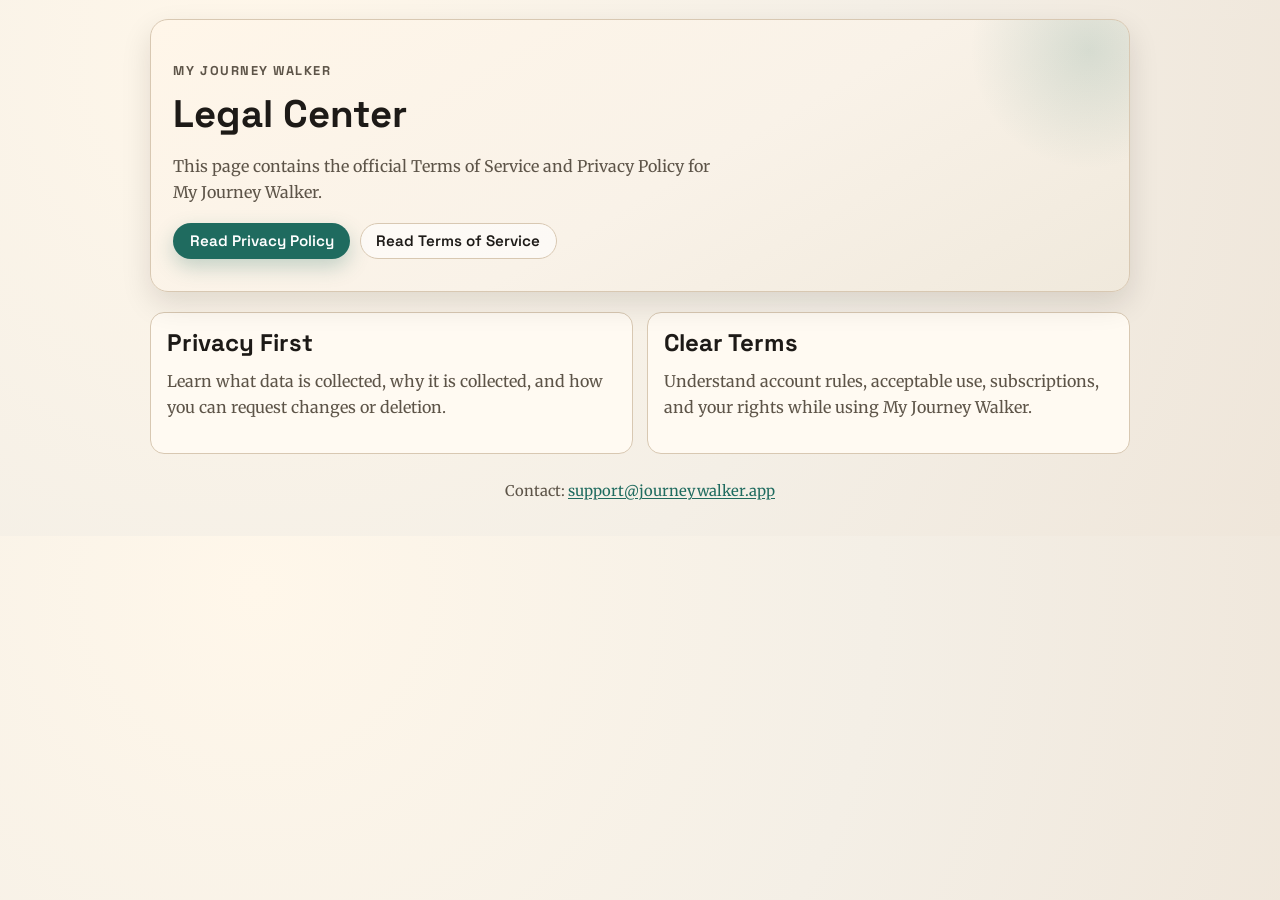
<file: index.html>
<!doctype html>
<html lang="en">
  <head>
    <meta charset="UTF-8" />
    <meta name="viewport" content="width=device-width, initial-scale=1.0" />
    <title>My Journey Walker Legal</title>
    <meta
      name="description"
      content="Legal pages for My Journey Walker: Terms of Service and Privacy Policy."
    />
    <link rel="preconnect" href="https://fonts.googleapis.com" />
    <link rel="preconnect" href="https://fonts.gstatic.com" crossorigin />
    <link
      href="https://fonts.googleapis.com/css2?family=Merriweather:wght@400;700&family=Space+Grotesk:wght@500;700&display=swap"
      rel="stylesheet"
    />
    <link rel="stylesheet" href="styles.css" />
  </head>
  <body>
    <main class="container">
      <section class="hero">
        <p class="brand">My Journey Walker</p>
        <h1>Legal Center</h1>
        <p class="subtitle">
          This page contains the official Terms of Service and Privacy Policy for
          My Journey Walker.
        </p>
        <div class="cta-row">
          <a class="button primary" href="privacy.html">Read Privacy Policy</a>
          <a class="button secondary" href="terms.html">Read Terms of Service</a>
        </div>
      </section>

      <section class="cards">
        <article class="card">
          <h2>Privacy First</h2>
          <p>
            Learn what data is collected, why it is collected, and how you can
            request changes or deletion.
          </p>
        </article>
        <article class="card">
          <h2>Clear Terms</h2>
          <p>
            Understand account rules, acceptable use, subscriptions, and your
            rights while using My Journey Walker.
          </p>
        </article>
      </section>

      <p class="footer">
        Contact: <a href="mailto:support@journeywalker.app">support@journeywalker.app</a>
      </p>
    </main>
  </body>
</html>
</file>
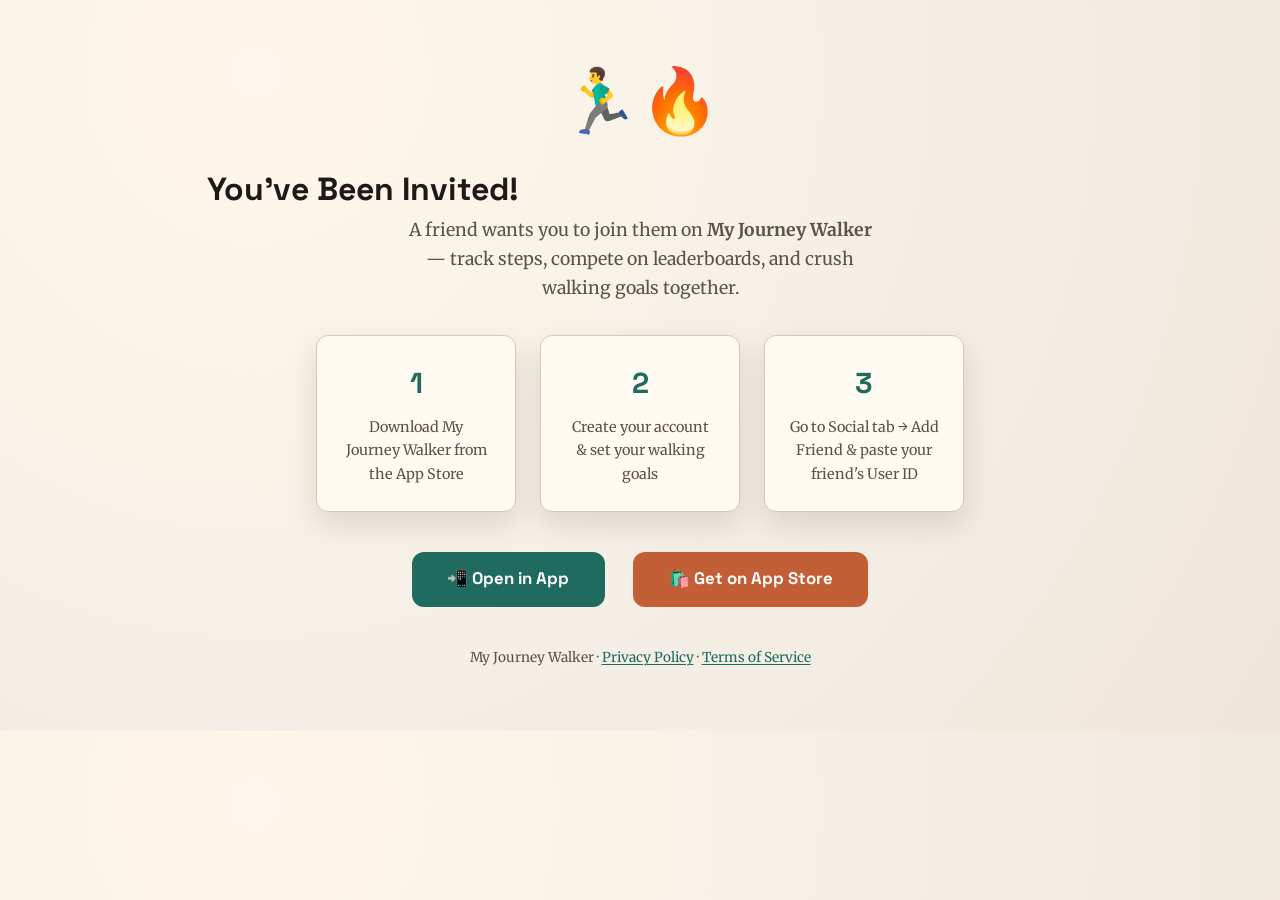
<file: invite.html>
<!doctype html>
<html lang="en">
  <head>
    <meta charset="UTF-8" />
    <meta name="viewport" content="width=device-width, initial-scale=1.0" />
    <title>Join Me on My Journey Walker</title>
    <meta
      name="description"
      content="You've been invited to My Journey Walker! Track steps, compete with friends, and crush walking goals together."
    />
    <!-- Open Graph tags for social sharing -->
    <meta property="og:title" content="Join Me on My Journey Walker" />
    <meta property="og:description" content="Track steps, compete with friends, and crush walking goals together." />
    <meta property="og:type" content="website" />
    <meta property="og:url" content="https://victorkibichy.github.io/journeywalker-legal/invite.html" />
    <meta name="twitter:card" content="summary_large_image" />
    <meta name="theme-color" content="#1f6b5f" />
    
    <link rel="preconnect" href="https://fonts.googleapis.com" />
    <link rel="preconnect" href="https://fonts.gstatic.com" crossorigin />
    <link
      href="https://fonts.googleapis.com/css2?family=Merriweather:wght@400;700&family=Space+Grotesk:wght@500;700&display=swap"
      rel="stylesheet"
    />
    <link rel="stylesheet" href="styles.css" />
    <style>
      .invite-hero { text-align: center; padding: 3rem 1.5rem; }
      .invite-hero .emoji { font-size: 4rem; margin-bottom: 1rem; }
      .invite-hero h1 { font-family: 'Space Grotesk', sans-serif; font-size: 2rem; margin: 0 0 0.5rem; }
      .invite-hero .subtitle { color: var(--muted); font-size: 1.1rem; max-width: 480px; margin: 0 auto 2rem; }
      .invite-ref { display: inline-block; background: var(--paper); border: 1px solid var(--line); border-radius: 8px; padding: 0.5rem 1.2rem; font-family: 'Space Grotesk', monospace; font-size: 0.95rem; color: var(--accent); margin-bottom: 1.5rem; }
      .steps-row { display: flex; gap: 1.5rem; justify-content: center; flex-wrap: wrap; margin: 2rem 0; }
      .step-card { background: var(--paper); border: 1px solid var(--line); border-radius: 12px; padding: 1.5rem; width: 200px; box-shadow: var(--shadow); transition: transform 0.2s ease; }
      .step-card:hover { transform: translateY(-4px); }
      .step-card .num { font-family: 'Space Grotesk', sans-serif; font-size: 1.8rem; font-weight: 700; color: var(--accent); }
      .step-card p { margin: 0.5rem 0 0; color: var(--muted); font-size: 0.9rem; }
      .app-badge { display: inline-block; margin-top: 1rem; }
      .app-badge img { height: 54px; }
      .open-app-btn { display: inline-block; background: var(--accent); color: #fff; font-family: 'Space Grotesk', sans-serif; font-weight: 700; font-size: 1.05rem; padding: 0.85rem 2.2rem; border-radius: 12px; text-decoration: none; margin: 0.5rem; transition: transform 0.15s, box-shadow 0.15s; cursor: pointer; }
      .open-app-btn:hover { transform: translateY(-2px); box-shadow: 0 8px 16px rgba(31, 107, 95, 0.2); }
      .open-app-btn:active { transform: translateY(0); }
      .open-app-btn.secondary { background: var(--accent-2); }
      .cta-primary { display: flex; flex-direction: column; gap: 0.8rem; align-items: center; }
      @media (min-width: 600px) {
        .cta-primary { flex-direction: row; justify-content: center; }
      }
    </style>
    <script>
      function getParam(name) {
        const url = new URLSearchParams(window.location.search);
        return url.get(name) || '';
      }
      
      document.addEventListener('DOMContentLoaded', function() {
        const ref = getParam('ref');
        const refEl = document.getElementById('ref-code');
        
        if (ref && refEl) {
          refEl.textContent = ref;
          refEl.parentElement.style.display = 'block';
        }
        
        // Attempt deep link to app with 2-second delay for web fallback
        if (ref) {
          const deepLink = 'myjourneywalker://invite?ref=' + encodeURIComponent(ref);
          const fallbackLink = 'https://apps.apple.com/ke/app/journey-walker/id6761167546';
          
          const openAppLink = document.getElementById('open-app-link');
          if (openAppLink) {
            openAppLink.href = deepLink;
          }
          
          // Fallback: if app doesn't open in 2s, go to App Store
          setTimeout(function() {
            if (!document.hidden) {
              window.location.href = fallbackLink;
            }
          }, 2000);
        }
      });
    </script>
  </head>
  <body>
    <main class="container">
      <section class="invite-hero">
        <div class="emoji" aria-hidden="true">🏃‍♂️🔥</div>
        <h1>You've Been Invited!</h1>
        <p class="subtitle">
          A friend wants you to join them on <strong>My Journey Walker</strong> — track steps,
          compete on leaderboards, and crush walking goals together.
        </p>

        <div style="display:none;">
          <span class="invite-ref">Friend code: <strong id="ref-code"></strong></span>
        </div>

        <div class="steps-row">
          <div class="step-card">
            <div class="num">1</div>
            <p>Download My Journey Walker from the App Store</p>
          </div>
          <div class="step-card">
            <div class="num">2</div>
            <p>Create your account &amp; set your walking goals</p>
          </div>
          <div class="step-card">
            <div class="num">3</div>
            <p>Go to Social tab &rarr; Add Friend &amp; paste your friend's User ID</p>
          </div>
        </div>

        <div class="cta-primary">
          <a id="open-app-link" class="open-app-btn" href="https://apps.apple.com/ke/app/journey-walker/id6761167546">
            📲 Open in App
          </a>
          <a class="open-app-btn secondary" href="https://apps.apple.com/ke/app/journey-walker/id6761167546">
            🛍️ Get on App Store
          </a>
        </div>

        <p style="margin-top: 2rem; color: var(--muted); font-size: 0.85rem;">
          My Journey Walker &middot;
          <a href="privacy.html">Privacy Policy</a> &middot;
          <a href="terms.html">Terms of Service</a>
        </p>
      </section>
    </main>
  </body>
</html>
</file>
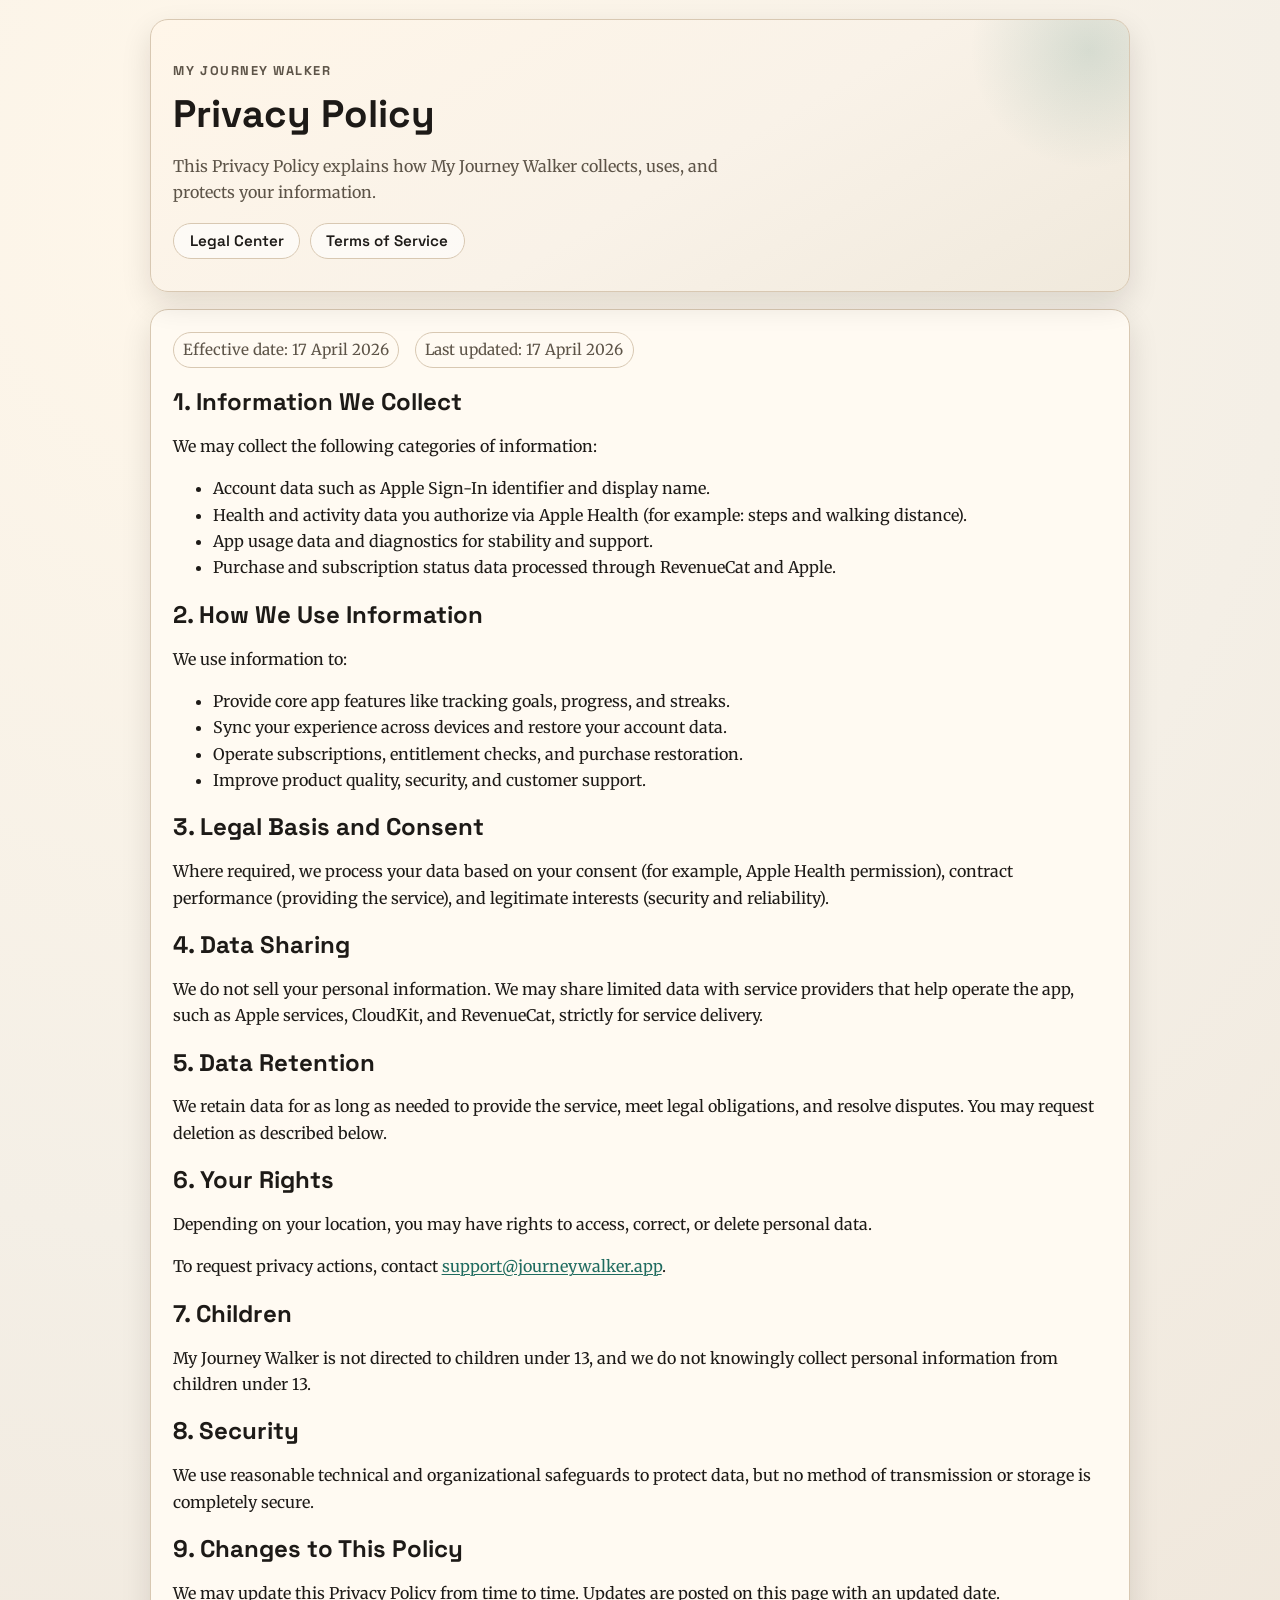
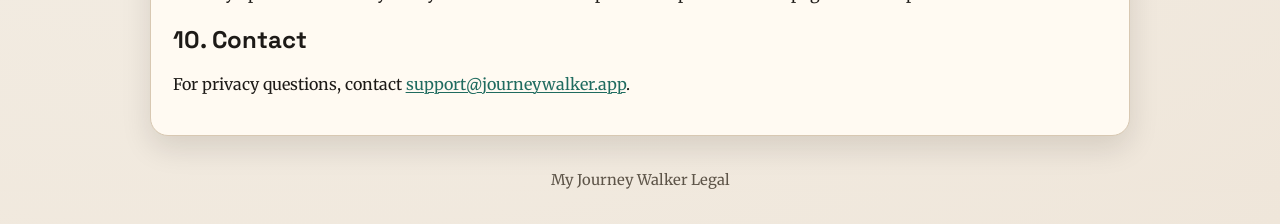
<file: privacy.html>
<!doctype html>
<html lang="en">
  <head>
    <meta charset="UTF-8" />
    <meta name="viewport" content="width=device-width, initial-scale=1.0" />
    <title>Privacy Policy | My Journey Walker</title>
    <meta name="description" content="Privacy Policy for My Journey Walker." />
    <link rel="preconnect" href="https://fonts.googleapis.com" />
    <link rel="preconnect" href="https://fonts.gstatic.com" crossorigin />
    <link
      href="https://fonts.googleapis.com/css2?family=Merriweather:wght@400;700&family=Space+Grotesk:wght@500;700&display=swap"
      rel="stylesheet"
    />
    <link rel="stylesheet" href="styles.css" />
  </head>
  <body>
    <main class="container">
      <section class="hero">
        <p class="brand">My Journey Walker</p>
        <h1>Privacy Policy</h1>
        <p class="subtitle">
          This Privacy Policy explains how My Journey Walker collects, uses, and
          protects your information.
        </p>
        <div class="cta-row">
          <a class="button secondary" href="index.html">Legal Center</a>
          <a class="button secondary" href="terms.html">Terms of Service</a>
        </div>
      </section>

      <article class="legal">
        <div class="meta">
          <span>Effective date: 17 April 2026</span>
          <span>Last updated: 17 April 2026</span>
        </div>

        <h2>1. Information We Collect</h2>
        <p>We may collect the following categories of information:</p>
        <ul>
          <li>Account data such as Apple Sign-In identifier and display name.</li>
          <li>Health and activity data you authorize via Apple Health (for example: steps and walking distance).</li>
          <li>App usage data and diagnostics for stability and support.</li>
          <li>Purchase and subscription status data processed through RevenueCat and Apple.</li>
        </ul>

        <h2>2. How We Use Information</h2>
        <p>We use information to:</p>
        <ul>
          <li>Provide core app features like tracking goals, progress, and streaks.</li>
          <li>Sync your experience across devices and restore your account data.</li>
          <li>Operate subscriptions, entitlement checks, and purchase restoration.</li>
          <li>Improve product quality, security, and customer support.</li>
        </ul>

        <h2>3. Legal Basis and Consent</h2>
        <p>
          Where required, we process your data based on your consent (for example,
          Apple Health permission), contract performance (providing the service),
          and legitimate interests (security and reliability).
        </p>

        <h2>4. Data Sharing</h2>
        <p>
          We do not sell your personal information. We may share limited data with
          service providers that help operate the app, such as Apple services,
          CloudKit, and RevenueCat, strictly for service delivery.
        </p>

        <h2>5. Data Retention</h2>
        <p>
          We retain data for as long as needed to provide the service, meet legal
          obligations, and resolve disputes. You may request deletion as described
          below.
        </p>

        <h2>6. Your Rights</h2>
        <p>Depending on your location, you may have rights to access, correct, or delete personal data.</p>
        <p>
          To request privacy actions, contact
          <a href="mailto:support@journeywalker.app">support@journeywalker.app</a>.
        </p>

        <h2>7. Children</h2>
        <p>
          My Journey Walker is not directed to children under 13, and we do not
          knowingly collect personal information from children under 13.
        </p>

        <h2>8. Security</h2>
        <p>
          We use reasonable technical and organizational safeguards to protect data,
          but no method of transmission or storage is completely secure.
        </p>

        <h2>9. Changes to This Policy</h2>
        <p>
          We may update this Privacy Policy from time to time. Updates are posted on
          this page with an updated date.
        </p>

        <h2>10. Contact</h2>
        <p>
          For privacy questions, contact
          <a href="mailto:support@journeywalker.app">support@journeywalker.app</a>.
        </p>
      </article>

      <p class="footer">My Journey Walker Legal</p>
    </main>
  </body>
</html>
</file>
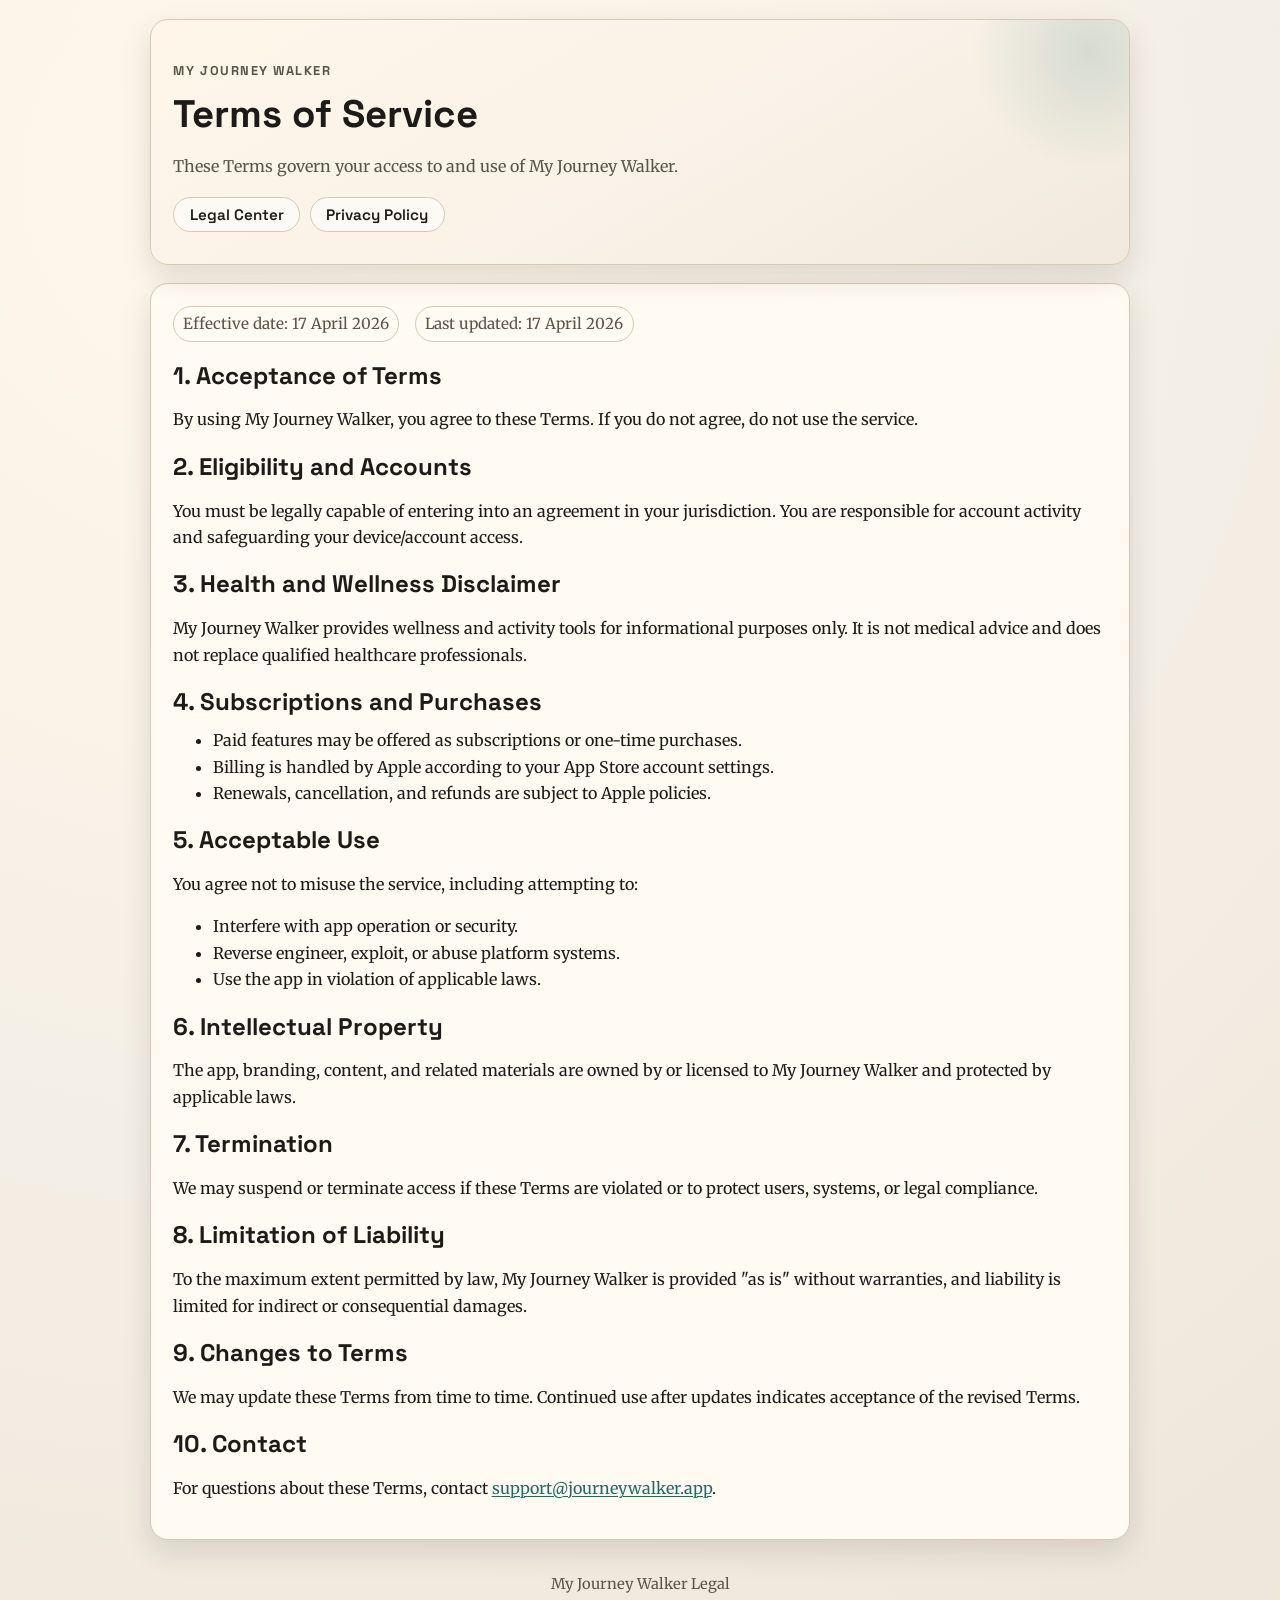
<file: terms.html>
<!doctype html>
<html lang="en">
  <head>
    <meta charset="UTF-8" />
    <meta name="viewport" content="width=device-width, initial-scale=1.0" />
    <title>Terms of Service | My Journey Walker</title>
    <meta name="description" content="Terms of Service for My Journey Walker." />
    <link rel="preconnect" href="https://fonts.googleapis.com" />
    <link rel="preconnect" href="https://fonts.gstatic.com" crossorigin />
    <link
      href="https://fonts.googleapis.com/css2?family=Merriweather:wght@400;700&family=Space+Grotesk:wght@500;700&display=swap"
      rel="stylesheet"
    />
    <link rel="stylesheet" href="styles.css" />
  </head>
  <body>
    <main class="container">
      <section class="hero">
        <p class="brand">My Journey Walker</p>
        <h1>Terms of Service</h1>
        <p class="subtitle">
          These Terms govern your access to and use of My Journey Walker.
        </p>
        <div class="cta-row">
          <a class="button secondary" href="index.html">Legal Center</a>
          <a class="button secondary" href="privacy.html">Privacy Policy</a>
        </div>
      </section>

      <article class="legal">
        <div class="meta">
          <span>Effective date: 17 April 2026</span>
          <span>Last updated: 17 April 2026</span>
        </div>

        <h2>1. Acceptance of Terms</h2>
        <p>
          By using My Journey Walker, you agree to these Terms. If you do not
          agree, do not use the service.
        </p>

        <h2>2. Eligibility and Accounts</h2>
        <p>
          You must be legally capable of entering into an agreement in your
          jurisdiction. You are responsible for account activity and safeguarding
          your device/account access.
        </p>

        <h2>3. Health and Wellness Disclaimer</h2>
        <p>
          My Journey Walker provides wellness and activity tools for informational
          purposes only. It is not medical advice and does not replace qualified
          healthcare professionals.
        </p>

        <h2>4. Subscriptions and Purchases</h2>
        <ul>
          <li>Paid features may be offered as subscriptions or one-time purchases.</li>
          <li>Billing is handled by Apple according to your App Store account settings.</li>
          <li>Renewals, cancellation, and refunds are subject to Apple policies.</li>
        </ul>

        <h2>5. Acceptable Use</h2>
        <p>You agree not to misuse the service, including attempting to:</p>
        <ul>
          <li>Interfere with app operation or security.</li>
          <li>Reverse engineer, exploit, or abuse platform systems.</li>
          <li>Use the app in violation of applicable laws.</li>
        </ul>

        <h2>6. Intellectual Property</h2>
        <p>
          The app, branding, content, and related materials are owned by or licensed
          to My Journey Walker and protected by applicable laws.
        </p>

        <h2>7. Termination</h2>
        <p>
          We may suspend or terminate access if these Terms are violated or to
          protect users, systems, or legal compliance.
        </p>

        <h2>8. Limitation of Liability</h2>
        <p>
          To the maximum extent permitted by law, My Journey Walker is provided
          "as is" without warranties, and liability is limited for indirect or
          consequential damages.
        </p>

        <h2>9. Changes to Terms</h2>
        <p>
          We may update these Terms from time to time. Continued use after updates
          indicates acceptance of the revised Terms.
        </p>

        <h2>10. Contact</h2>
        <p>
          For questions about these Terms, contact
          <a href="mailto:support@journeywalker.app">support@journeywalker.app</a>.
        </p>
      </article>

      <p class="footer">My Journey Walker Legal</p>
    </main>
  </body>
</html>
</file>
<file: styles.css>
:root {
  --bg: #f4efe6;
  --paper: #fffaf2;
  --ink: #1d1a17;
  --muted: #5d5448;
  --line: #d8c8b2;
  --accent: #1f6b5f;
  --accent-2: #c35f37;
  --shadow: 0 12px 30px rgba(23, 18, 12, 0.12);
}

* {
  box-sizing: border-box;
}

html,
body {
  margin: 0;
  padding: 0;
  background: radial-gradient(circle at 20% 10%, #fff7ea 0%, var(--bg) 55%, #efe6da 100%);
  color: var(--ink);
  font-family: "Merriweather", Georgia, serif;
  line-height: 1.65;
}

a {
  color: var(--accent);
  text-decoration-thickness: 1px;
  text-underline-offset: 2px;
}

a:hover {
  color: var(--accent-2);
}

.container {
  width: min(980px, calc(100% - 2rem));
  margin: 0 auto;
}

.hero {
  position: relative;
  overflow: hidden;
  margin-top: 1.2rem;
  padding: 2rem 1.4rem;
  border: 1px solid var(--line);
  border-radius: 18px;
  background: linear-gradient(150deg, #fff6e9 0%, #f9f2e8 55%, #f0e9dc 100%);
  box-shadow: var(--shadow);
}

.hero::after {
  content: "";
  position: absolute;
  width: 240px;
  height: 240px;
  right: -80px;
  top: -90px;
  border-radius: 999px;
  background: radial-gradient(circle, rgba(31, 107, 95, 0.15) 0%, rgba(31, 107, 95, 0) 70%);
}

.brand {
  font: 700 0.8rem/1 "Space Grotesk", sans-serif;
  letter-spacing: 0.12em;
  color: var(--muted);
  text-transform: uppercase;
}

h1,
h2,
h3 {
  font-family: "Space Grotesk", "Avenir Next", sans-serif;
  margin: 0 0 0.65rem;
  line-height: 1.2;
}

h1 {
  font-size: clamp(1.7rem, 3vw, 2.45rem);
  max-width: 18ch;
}

.subtitle {
  max-width: 55ch;
  color: var(--muted);
  margin-bottom: 1.1rem;
}

.cta-row {
  display: flex;
  flex-wrap: wrap;
  gap: 0.65rem;
}

.button {
  display: inline-flex;
  align-items: center;
  justify-content: center;
  border-radius: 999px;
  border: 1px solid transparent;
  padding: 0.58rem 0.95rem;
  font: 600 0.95rem/1 "Space Grotesk", sans-serif;
  text-decoration: none;
  transition: transform 160ms ease, box-shadow 200ms ease;
}

.button:hover {
  transform: translateY(-1px);
}

.button.primary {
  background: var(--accent);
  color: #ffffff;
  box-shadow: 0 8px 20px rgba(31, 107, 95, 0.25);
}

.button.secondary {
  border-color: var(--line);
  background: rgba(255, 255, 255, 0.6);
  color: var(--ink);
}

.cards {
  margin: 1.25rem 0 1.6rem;
  display: grid;
  grid-template-columns: repeat(2, minmax(0, 1fr));
  gap: 0.9rem;
}

.card {
  background: var(--paper);
  border: 1px solid var(--line);
  border-radius: 14px;
  padding: 1rem;
}

.card p {
  margin-top: 0.35rem;
  color: var(--muted);
}

.legal {
  margin: 1.1rem 0 2rem;
  background: var(--paper);
  border: 1px solid var(--line);
  border-radius: 18px;
  box-shadow: var(--shadow);
  padding: 1.35rem;
}

.meta {
  display: flex;
  flex-wrap: wrap;
  gap: 0.7rem 1rem;
  margin-bottom: 1rem;
  font-size: 0.95rem;
  color: var(--muted);
}

.meta span {
  border: 1px solid var(--line);
  border-radius: 999px;
  padding: 0.28rem 0.58rem;
}

.legal h2 {
  margin-top: 1.25rem;
}

.legal ul {
  margin-top: 0.2rem;
}

.footer {
  margin: 0 0 2rem;
  text-align: center;
  color: var(--muted);
  font-size: 0.92rem;
}

@media (max-width: 760px) {
  .cards {
    grid-template-columns: 1fr;
  }

  .hero,
  .legal {
    padding: 1rem;
  }
}
</file>
